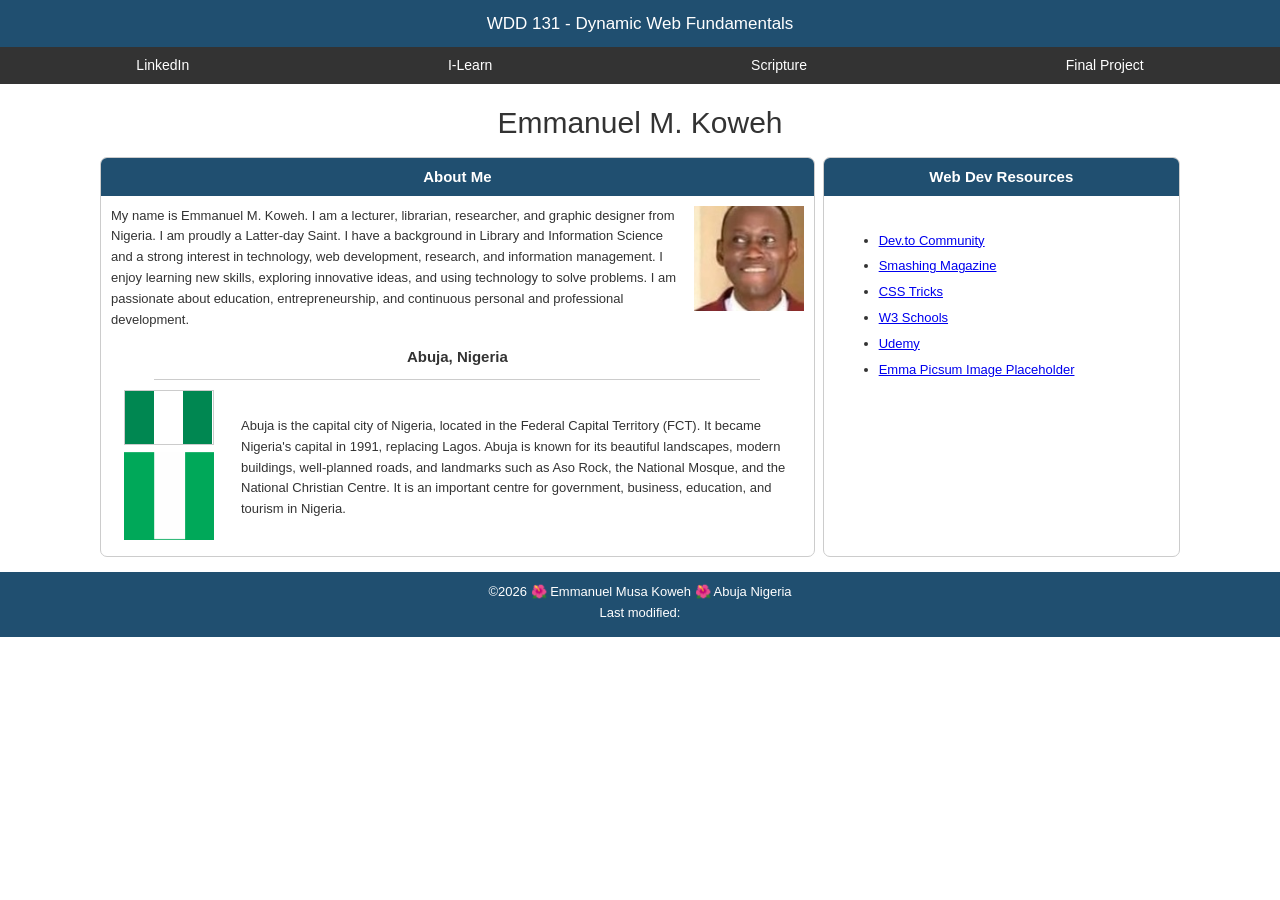
<file: index.html>
<!DOCTYPE html>
<html lang="en">
<head>
    <meta charset="UTF-8">
    <meta name="viewport" content="width=device-width, initial-scale=1.0">

    <title>WDD 131 - Dynamic Web Fundamentals</title>

    <meta name="description" content="Welcome to Emmanuel Koweh's WDD 131 website, where I share my learning journey in Dynamic Web Fundamentals.">

    <meta name="author" content="Emmanuel Koweh">

    <link rel="stylesheet" href="styles/base.css">

    <script src="scripts/getdates.js" defer></script>

    <link rel="preconnect" href="https://fonts.googleapis.com">
    <link rel="preconnect" href="https://fonts.gstatic.com" crossorigin>
    <link href="https://fonts.googleapis.com/css2?family=Roboto:wght@400;700&display=swap" rel="stylesheet">


</head>

<body>

    <header>
        <div class="course-title">
       <span id="course-title">WDD 131 - Dynamic Web Fundamentals</span>

        </div>

        <nav>
            <a href="https://www.linkedin.com/">LinkedIn</a>
            <a href="#">I-Learn</a>
            <a href="#">Scripture</a>
            <a href="#">Final Project</a>
        </nav>
    </header>

    <main>

    <h1>Emmanuel M. Koweh</h1>

    <div class="content-container">

        <!-- First Card -->
        <section class="card about-card">

            <h2>About Me</h2>

            <div class="about-content">

                <p>
                    My name is Emmanuel M. Koweh. I am a lecturer, librarian,
                    researcher, and graphic designer from Nigeria. I am proudly
                    a Latter-day Saint. I have a background in Library and
                    Information Science and a strong interest in technology,
                    web development, research, and information management.
                    I enjoy learning new skills, exploring innovative ideas,
                    and using technology to solve problems. I am passionate
                    about education, entrepreneurship, and continuous personal
                    and professional development.
                </p>

                <img src="images/myprofilepic.jpeg"
                     alt="Portrait of Emmanuel M. Koweh">

            </div>

            <h3>Abuja, Nigeria</h3>

            <hr>

            <div class="country-content">

                <figure>

                    <div class="Nigerian-flag">
                        <div class="green"></div>
                        <div class="white"></div>
                        <div class="green"></div>
                    </div>

                    <figcaption>
                        <img src="images/officialflagofnigeria.png"
                             alt="Flag of Nigeria">
                    </figcaption>

                </figure>

                <p>
                    Abuja is the capital city of Nigeria, located in the
                    Federal Capital Territory (FCT). It became Nigeria's
                    capital in 1991, replacing Lagos. Abuja is known for
                    its beautiful landscapes, modern buildings, well-planned
                    roads, and landmarks such as Aso Rock, the National Mosque,
                    and the National Christian Centre. It is an important
                    centre for government, business, education, and tourism
                    in Nigeria.
                </p>

            </div>

        </section>


        <section class="card resources-card">

            <h2>Web Dev Resources</h2>

            <ul>

                <li>
                    <a href="https://dev.to/">Dev.to Community</a>
                </li>

                <li>
                    <a href="https://www.smashingmagazine.com/">
                        Smashing Magazine
                    </a>
                </li>

                <li>
                    <a href="https://css-tricks.com/">CSS Tricks</a>
                </li>

                <li>
                    <a href="https://www.w3schools.com/">W3 Schools</a>
                </li>

                <li>
                    <a href="https://www.udemy.com/">Udemy</a>
                </li>

                <li>
                    <a href="https://picsum.photos/">
                        Emma Picsum Image Placeholder
                    </a>
                </li>

            </ul>

        </section>

    </div>

</main>

<footer>
    <p>©2026 🌺 <span>Emmanuel Musa Koweh</span> 🌺 Abuja Nigeria</p>

    <p>Last modified: <span id="lastModified"></span></p>
</footer>

<script src="scripts/getdates.js" defer></script>

</body>
</html>
</file>
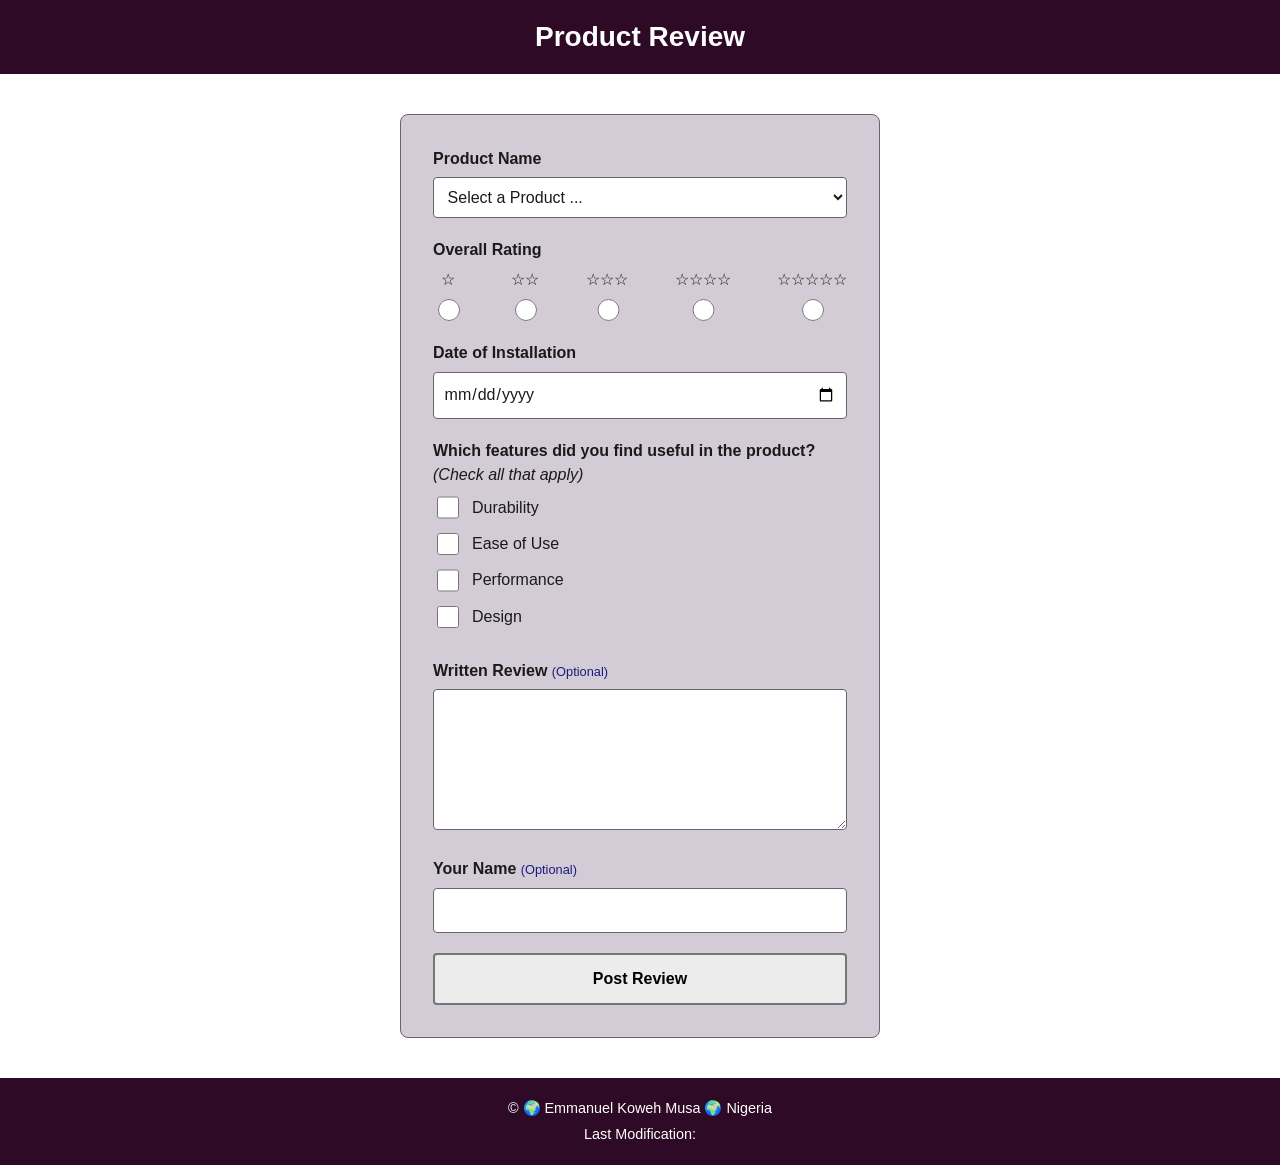
<file: form.html>
<!DOCTYPE html>
<html lang="en">
<head>
    <meta charset="UTF-8">
    <meta name="viewport" content="width=device-width, initial-scale=1.0">
    <meta name="description" content="Share your experience with a product by completing this short review form.">
    <meta name="author" content="Emmanuel Koweh Musa">
    <title>Product Review Form | WDD 131</title>
    <link rel="stylesheet" href="styles/form.css">
    <script src="scripts/form.js" defer></script>
</head>
<body>
    <header>
        <h1>Product Review</h1>
    </header>

    <main>
        <form action="review.html" method="get">

            <div class="field">
                <label for="productName">Product Name</label>
                <select id="productName" name="productName" required>
                    <option value="" disabled selected>Select a Product ...</option>
                </select>
            </div>

            <fieldset class="field">
                <legend>Overall Rating</legend>
                <div class="rating">
                    <div class="rating-option">
                        <label for="rating1"><span aria-hidden="true">&star;</span><span class="visually-hidden">1 star</span></label>
                        <input type="radio" id="rating1" name="rating" value="1" required>
                    </div>
                    <div class="rating-option">
                        <label for="rating2"><span aria-hidden="true">&star;&star;</span><span class="visually-hidden">2 stars</span></label>
                        <input type="radio" id="rating2" name="rating" value="2" required>
                    </div>
                    <div class="rating-option">
                        <label for="rating3"><span aria-hidden="true">&star;&star;&star;</span><span class="visually-hidden">3 stars</span></label>
                        <input type="radio" id="rating3" name="rating" value="3" required>
                    </div>
                    <div class="rating-option">
                        <label for="rating4"><span aria-hidden="true">&star;&star;&star;&star;</span><span class="visually-hidden">4 stars</span></label>
                        <input type="radio" id="rating4" name="rating" value="4" required>
                    </div>
                    <div class="rating-option">
                        <label for="rating5"><span aria-hidden="true">&star;&star;&star;&star;&star;</span><span class="visually-hidden">5 stars</span></label>
                        <input type="radio" id="rating5" name="rating" value="5" required>
                    </div>
                </div>
            </fieldset>

            <div class="field">
                <label for="installDate">Date of Installation</label>
                <input type="date" id="installDate" name="installDate" required>
            </div>

            <fieldset class="field">
                <legend>Which features did you find useful in the product? <em>(Check all that apply)</em></legend>
                <div class="checkbox-row">
                    <input type="checkbox" id="durability" name="features" value="durability">
                    <label for="durability">Durability</label>
                </div>
                <div class="checkbox-row">
                    <input type="checkbox" id="easeOfUse" name="features" value="ease of use">
                    <label for="easeOfUse">Ease of Use</label>
                </div>
                <div class="checkbox-row">
                    <input type="checkbox" id="performance" name="features" value="performance">
                    <label for="performance">Performance</label>
                </div>
                <div class="checkbox-row">
                    <input type="checkbox" id="design" name="features" value="design">
                    <label for="design">Design</label>
                </div>
            </fieldset>

            <div class="field">
                <label for="writtenReview">Written Review <span class="optional">(Optional)</span></label>
                <textarea id="writtenReview" name="writtenReview" rows="5"></textarea>
            </div>

            <div class="field">
                <label for="userName">Your Name <span class="optional">(Optional)</span></label>
                <input type="text" id="userName" name="userName" autocomplete="name">
            </div>

            <input type="submit" value="Post Review">
        </form>
    </main>

   <footer>
        <p>&copy;<span id="currentyear"></span> 🌍 Emmanuel Koweh Musa 🌍 Nigeria</p>
        <p>Last Modification: <span id="lastModified"></span></p>
    </footer>
</body>
</html>
</file>
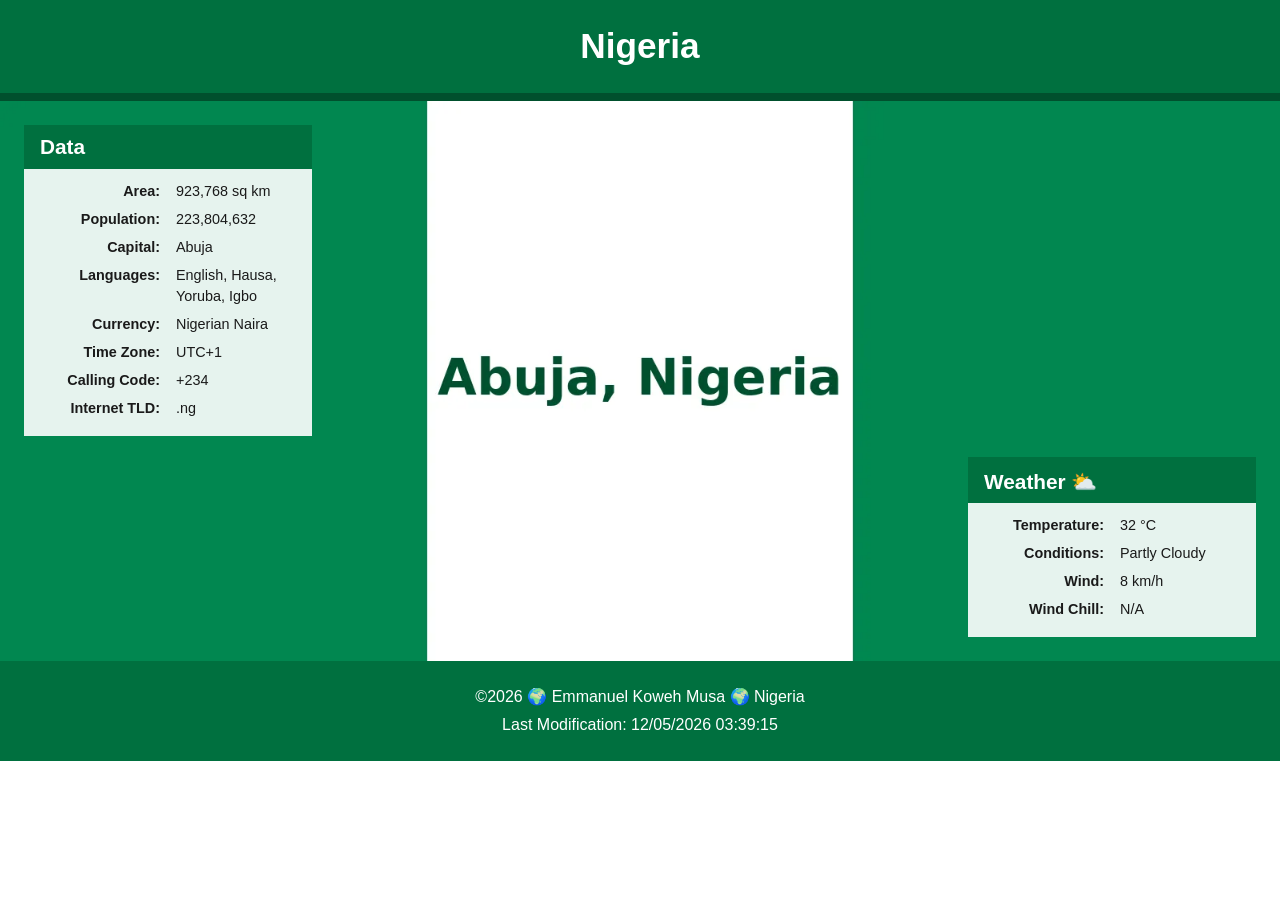
<file: place.html>
<!DOCTYPE html>
<html lang="en">
<head>
    <meta charset="UTF-8">
    <meta name="viewport" content="width=device-width, initial-scale=1">
    <meta name="author" content="Emmanuel Koweh Musa">
    <meta name="description" content="Quick facts and current weather for Nigeria, the most populous country in Africa.">
    <title>Nigeria | WDD 131</title>
    <link rel="stylesheet" href="styles/place.css">
    <script src="scripts/place.js" defer></script>
</head>
<body>
    <header>
        <h1>Nigeria</h1>
    </header>

    <main>
        <picture class="hero">
            <source media="(min-width: 800px)" srcset="images/abujagate-large.webp" type="image/webp">
            <img src="images/abujagate-small.webp" alt="Aerial view of the Lagos skyline at sunset" width="640" height="960">
        </picture>

        <section class="data">
            <h2>Data</h2>
            <dl>
                <dt>Area:</dt>
                <dd>923,768 sq km</dd>
                <dt>Population:</dt>
                <dd>223,804,632</dd>
                <dt>Capital:</dt>
                <dd>Abuja</dd>
                <dt>Languages:</dt>
                <dd>English, Hausa, Yoruba, Igbo</dd>
                <dt>Currency:</dt>
                <dd>Nigerian Naira</dd>
                <dt>Time Zone:</dt>
                <dd>UTC+1</dd>
                <dt>Calling Code:</dt>
                <dd>+234</dd>
                <dt>Internet TLD:</dt>
                <dd>.ng</dd>
            </dl>
        </section>

        <section class="weather">
            <h2>Weather</h2>
            <img src="images/weather-icon.svg" alt="Partly cloudy" width="80" height="80" class="weather-icon">
            <dl>
                <dt>Temperature:</dt>
                <dd><span id="temperature">32</span> °C</dd>
                <dt>Conditions:</dt>
                <dd>Partly Cloudy</dd>
                <dt>Wind:</dt>
                <dd><span id="wind-speed">8</span> km/h</dd>
                <dt>Wind Chill:</dt>
                <dd id="wind-chill">N/A</dd>
            </dl>
        </section>
    </main>

    <footer>
        <p>&copy;<span id="currentyear"></span> 🌍 Emmanuel Koweh Musa 🌍 Nigeria</p>
        <p>Last Modification: <span id="lastModified"></span></p>
    </footer>
</body>
</html>
</file>
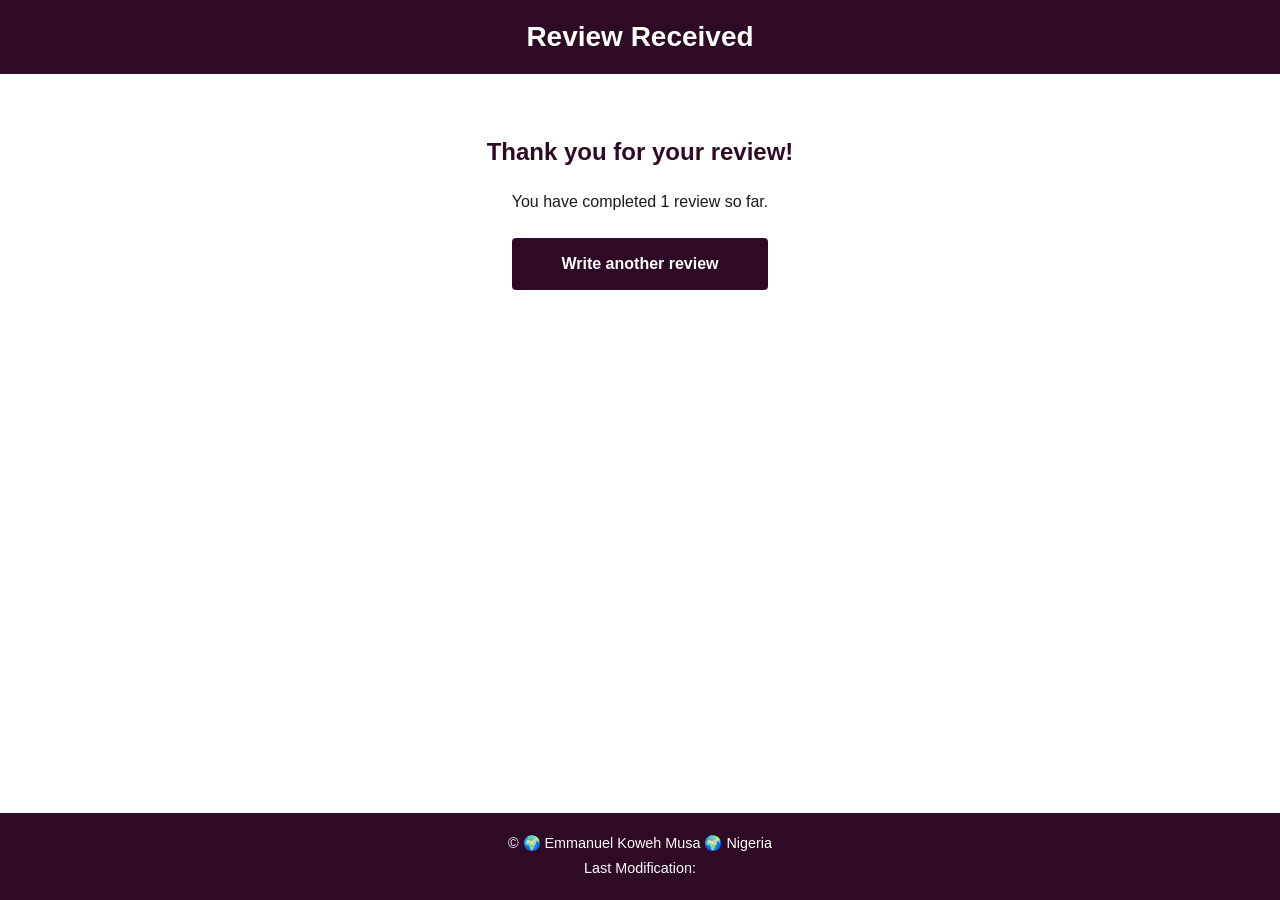
<file: review.html>
<!DOCTYPE html>
<html lang="en">
<head>
    <meta charset="UTF-8">
    <meta name="viewport" content="width=device-width, initial-scale=1.0">
    <meta name="description" content="Confirmation that your product review was received.">
    <meta name="author" content="Emmanuel Koweh Musa">
    <meta name="theme-color" content="#14532d">
    <title>Review Received | WDD 131</title>
    <link rel="stylesheet" href="styles/form.css">
    <script src="scripts/review.js" defer></script>
</head>
<body>
    <header>
        <h1>Review Received</h1>
    </header>

    <main class="confirmation">
        <h2 id="thanks">Thank you for your review!</h2>
        <p id="counter"></p>
        <a class="button-link" href="form.html">Write another review</a>
    </main>

    <footer>
        <p>&copy;<span id="currentyear"></span> 🌍 Emmanuel Koweh Musa 🌍 Nigeria</p>
        <p>Last Modification: <span id="lastModified"></span></p>
    </footer>
</body>
</html>
</file>
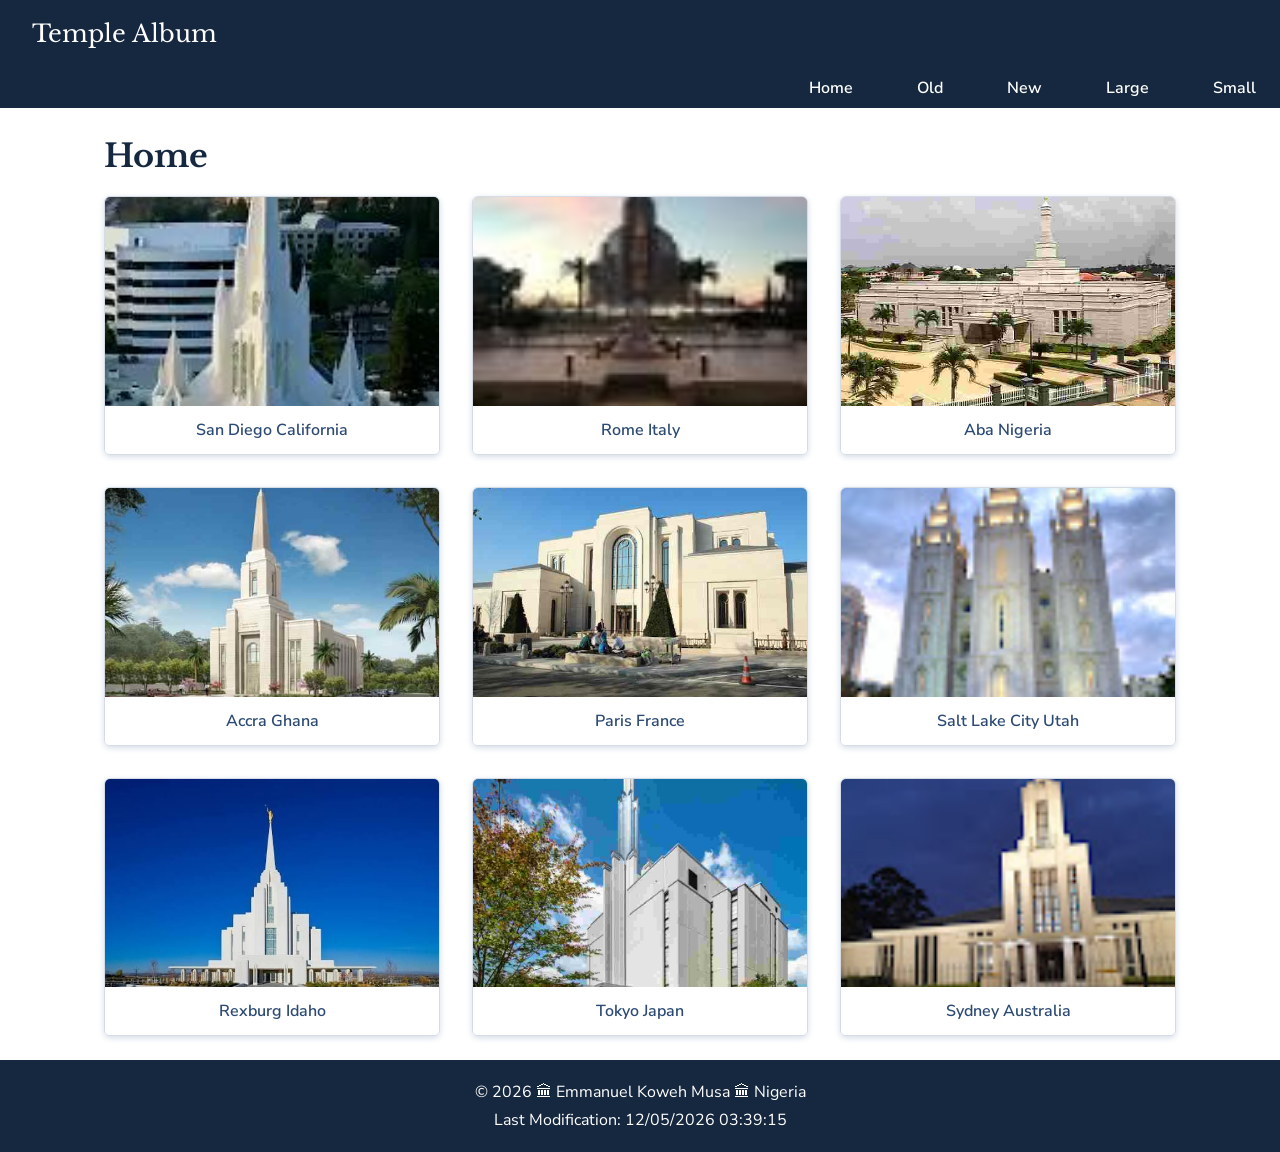
<file: temples.html>
<!DOCTYPE html>
<html lang="en">
<head>
  <meta charset="UTF-8">
  <meta name="viewport" content="width=device-width, initial-scale=1.0">
  <meta name="author" content="Emmanuel Koweh Musa">
  <meta name="description" content="A responsive picture album of temples from around the world, including San Diego, Rome, Accra, Paris, Tokyo and Sydney.">
  <title>Temple Album | WDD 131</title>

  <link rel="preconnect" href="https://fonts.googleapis.com">
  <link rel="preconnect" href="https://fonts.gstatic.com" crossorigin>
  <link href="https://fonts.googleapis.com/css2?family=Libre+Baskerville:wght@700&family=Nunito+Sans:wght@400;600;700&display=swap" rel="stylesheet">

  <link rel="stylesheet" href="styles/temples.css">
  <link rel="stylesheet" href="styles/temples-large.css">

  <script src="scripts/temples.js" defer></script>
</head>
<body>

  <header>
    <p class="site-title">Temple Album</p>
    <button id="menu" type="button" aria-label="Toggle navigation menu" aria-expanded="false" aria-controls="site-nav">&#9776;</button>
  </header>

  <nav id="site-nav" aria-label="Main navigation">
    <a href="#">Home</a>
    <a href="#">Old</a>
    <a href="#">New</a>
    <a href="#">Large</a>
    <a href="#">Small</a>
  </nav>

  <main>
    <h1>Home</h1>

    <section class="gallery">
      <figure>
        <img src="images/sandiegocalifoniatemple.jpg" alt="San Diego California Temple with tall white spires" width="400" height="250" loading="lazy">
        <figcaption>San Diego California</figcaption>
      </figure>

      <figure>
        <img src="images/italyrometemple.jpg" alt="Rome Italy Temple at dusk" width="400" height="250" loading="lazy">
        <figcaption>Rome Italy</figcaption>
      </figure>

      <figure>
        <img src="images/abanigeriantemple.jpg" alt="Aba Nigeria Temple surrounded by palm trees" width="400" height="250" loading="lazy">
        <figcaption>Aba Nigeria</figcaption>
      </figure>

      <figure>
        <img src="images/ghanaaccratemple.jpg" alt="Accra Ghana Temple under a blue sky" width="400" height="250" loading="lazy">
        <figcaption>Accra Ghana</figcaption>
      </figure>

      <figure>
        <img src="images/paristemple.jpg" alt="Paris France Temple" width="400" height="250" loading="lazy">
        <figcaption>Paris France</figcaption>
      </figure>

      <figure>
        <img src="images/templesaltlakecityutah.jpg" alt="Salt Lake City Utah Temple" width="400" height="250" loading="lazy">
        <figcaption>Salt Lake City Utah</figcaption>
      </figure>

      <figure>
        <img src="images/rexburgidaho.jpg" alt="Rexburg Idaho Temple" width="400" height="250" loading="lazy">
        <figcaption>Rexburg Idaho</figcaption>
      </figure>

      <figure>
        <img src="images/tokyojapantemple.jpg" alt="Tokyo Japan Temple" width="400" height="250" loading="lazy">
        <figcaption>Tokyo Japan</figcaption>
      </figure>

      <figure>
        <img src="images/templeinaustrala.jpg" alt="Sydney Australia Temple" width="400" height="250" loading="lazy">
        <figcaption>Sydney Australia</figcaption>
      </figure>
    </section>
  </main>

  <footer>
    <p>&copy; <span id="currentyear"></span> &#127963; Emmanuel Koweh Musa &#127963; Nigeria</p>
    <p>Last Modification: <span id="lastModified"></span></p>
  </footer>

</body>
</html>
</file>
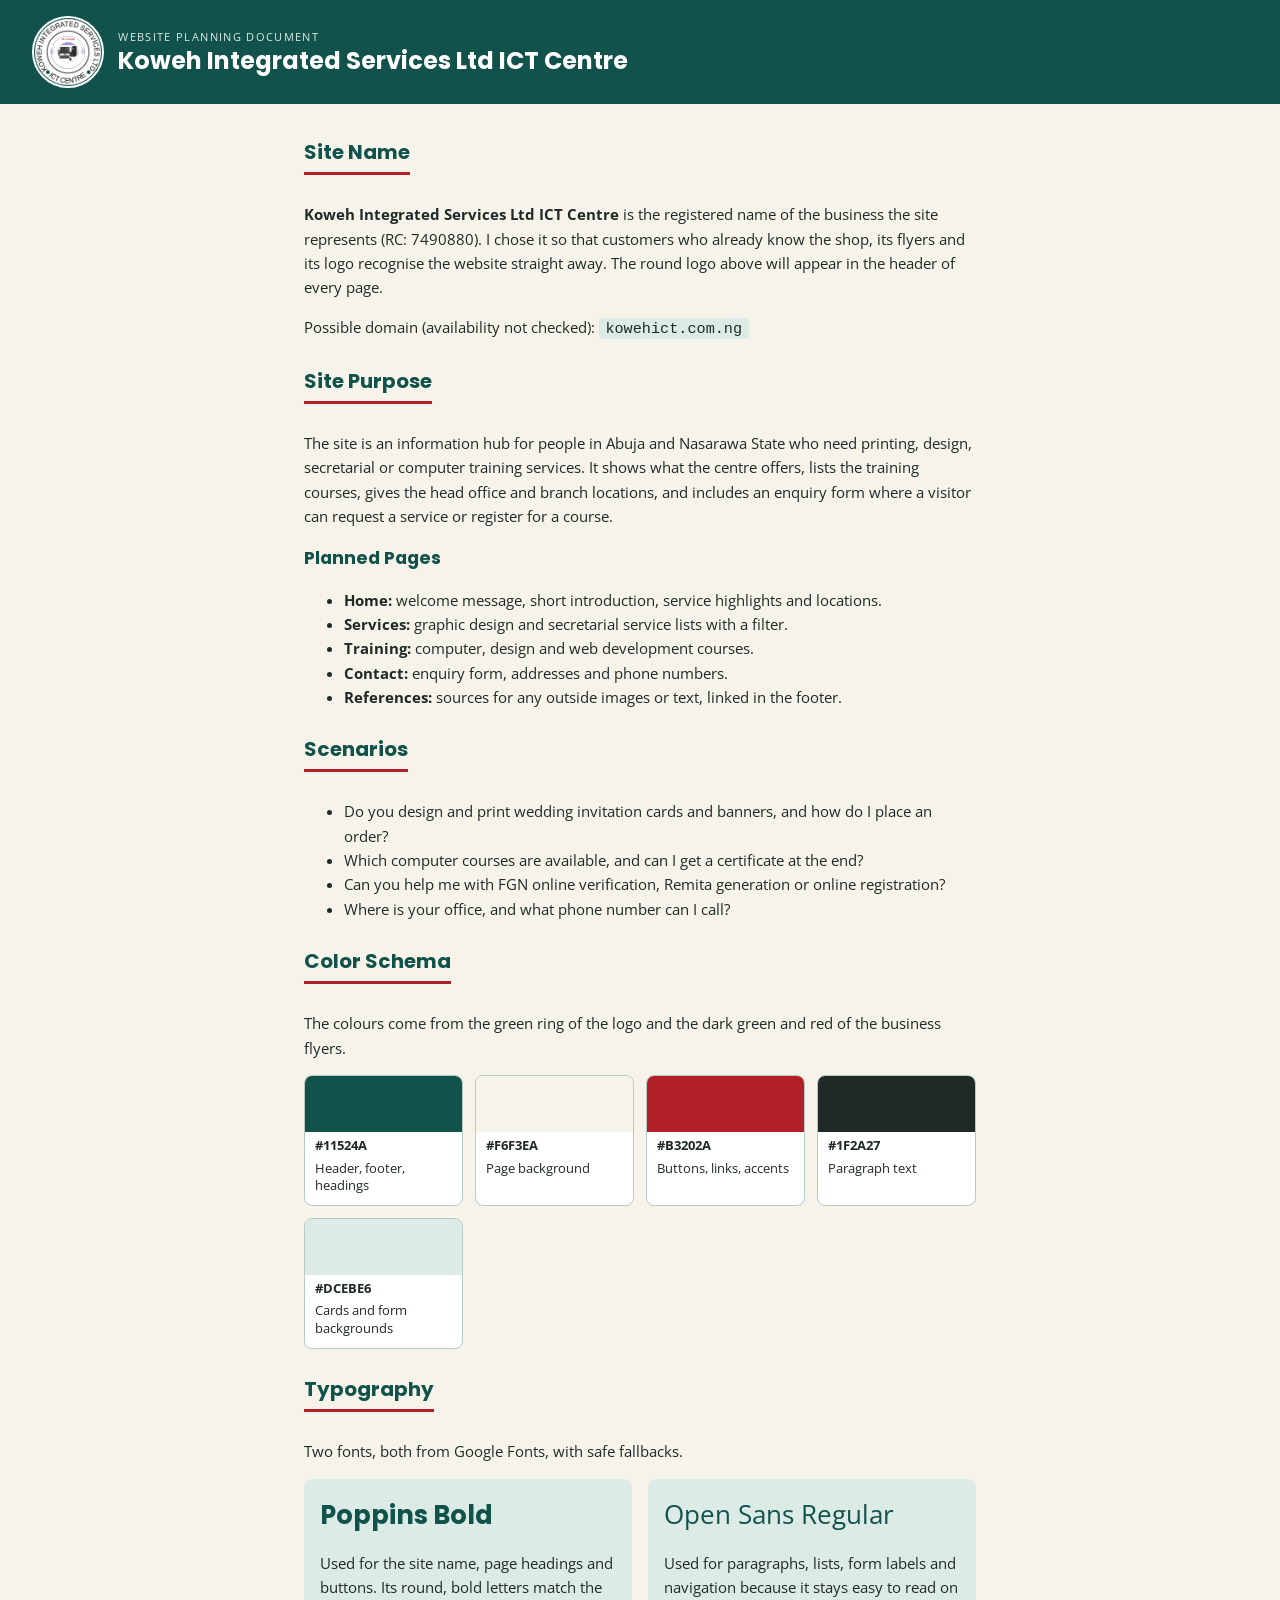
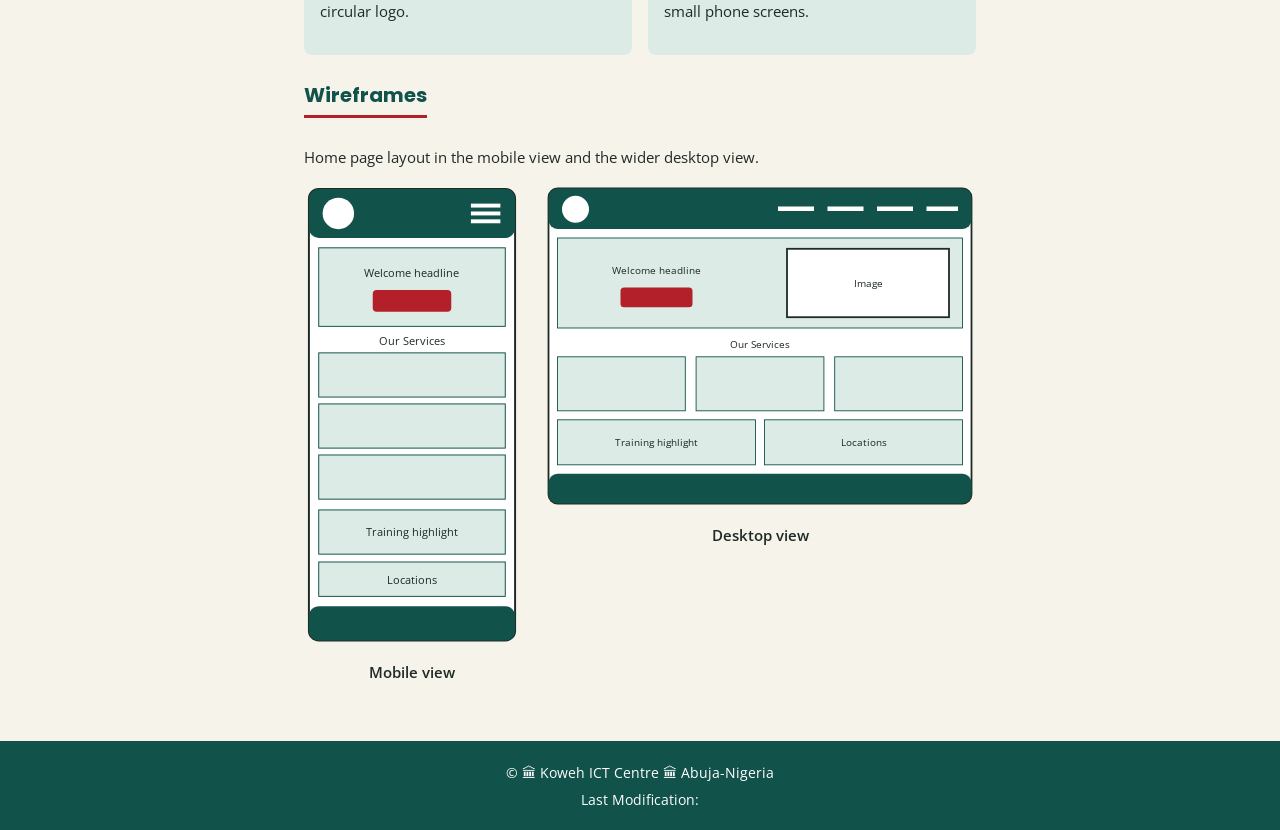
<file: project/siteplan.html>
<!DOCTYPE html>
<html lang="en">
<head>
    <meta charset="UTF-8">
    <meta name="viewport" content="width=device-width, initial-scale=1.0">
    <meta name="description" content="Website planning document for the Koweh Integrated Services Ltd ICT Centre website: name, purpose, scenarios, colour schema, typography and wireframes.">
    <meta name="author" content="Emmanuel Koweh Musa">
    <title>Koweh ICT Centre | Website Planning Document</title>
    <link rel="preconnect" href="https://fonts.googleapis.com">
    <link rel="preconnect" href="https://fonts.gstatic.com" crossorigin>
    <link rel="stylesheet" href="https://fonts.googleapis.com/css2?family=Open+Sans:wght@400;600&family=Poppins:wght@600;700&display=swap">
    <link rel="stylesheet" href="styles/siteplan.css">
    <script src="scripts/siteplan.js" defer></script>
</head>
<body>
    <header>
        <img src="images/koweh-logo.webp" alt="Koweh Integrated Services Ltd ICT Centre round logo showing a desktop computer" width="120" height="120">
        <div>
            <p class="eyebrow">Website Planning Document</p>
            <h1>Koweh Integrated Services Ltd ICT Centre</h1>
        </div>
    </header>

    <main>
        <section>
            <h2>Site Name</h2>
            <p><strong>Koweh Integrated Services Ltd ICT Centre</strong> is the registered name of the business the site represents (RC: 7490880). I chose it so that customers who already know the shop, its flyers and its logo recognise the website straight away. The round logo above will appear in the header of every page.</p>
            <p>Possible domain (availability not checked): <code>kowehict.com.ng</code></p>
        </section>

        <section>
            <h2>Site Purpose</h2>
            <p>The site is an information hub for people in Abuja and Nasarawa State who need printing, design, secretarial or computer training services. It shows what the centre offers, lists the training courses, gives the head office and branch locations, and includes an enquiry form where a visitor can request a service or register for a course.</p>
            <h3>Planned Pages</h3>
            <ul>
                <li><strong>Home:</strong> welcome message, short introduction, service highlights and locations.</li>
                <li><strong>Services:</strong> graphic design and secretarial service lists with a filter.</li>
                <li><strong>Training:</strong> computer, design and web development courses.</li>
                <li><strong>Contact:</strong> enquiry form, addresses and phone numbers.</li>
                <li><strong>References:</strong> sources for any outside images or text, linked in the footer.</li>
            </ul>
        </section>

        <section>
            <h2>Scenarios</h2>
            <ul>
                <li>Do you design and print wedding invitation cards and banners, and how do I place an order?</li>
                <li>Which computer courses are available, and can I get a certificate at the end?</li>
                <li>Can you help me with FGN online verification, Remita generation or online registration?</li>
                <li>Where is your office, and what phone number can I call?</li>
            </ul>
        </section>

        <section>
            <h2>Color Schema</h2>
            <p>The colours come from the green ring of the logo and the dark green and red of the business flyers.</p>
            <ul class="swatches">
                <li>
                    <div class="swatch swatch-green"></div>
                    <p><strong>#11524A</strong></p>
                    <p>Header, footer, headings</p>
                </li>
                <li>
                    <div class="swatch swatch-cream"></div>
                    <p><strong>#F6F3EA</strong></p>
                    <p>Page background</p>
                </li>
                <li>
                    <div class="swatch swatch-red"></div>
                    <p><strong>#B3202A</strong></p>
                    <p>Buttons, links, accents</p>
                </li>
                <li>
                    <div class="swatch swatch-ink"></div>
                    <p><strong>#1F2A27</strong></p>
                    <p>Paragraph text</p>
                </li>
                <li>
                    <div class="swatch swatch-mint"></div>
                    <p><strong>#DCEBE6</strong></p>
                    <p>Cards and form backgrounds</p>
                </li>
            </ul>
        </section>

        <section>
            <h2>Typography</h2>
            <p>Two fonts, both from Google Fonts, with safe fallbacks.</p>
            <div class="font-samples">
                <div>
                    <p class="sample-heading">Poppins Bold</p>
                    <p>Used for the site name, page headings and buttons. Its round, bold letters match the circular logo.</p>
                </div>
                <div>
                    <p class="sample-body">Open Sans Regular</p>
                    <p>Used for paragraphs, lists, form labels and navigation because it stays easy to read on small phone screens.</p>
                </div>
            </div>
        </section>

        <section>
            <h2>Wireframes</h2>
            <p>Home page layout in the mobile view and the wider desktop view.</p>
            <div class="wireframes">
                <figure>
                    <svg viewBox="0 0 220 470" role="img" aria-labelledby="mobile-title mobile-desc">
                        <title id="mobile-title">Mobile home page wireframe</title>
                        <desc id="mobile-desc">One column layout: header with logo and menu button, hero with call to action, three stacked service cards, a training band, locations and a footer.</desc>
                        <rect class="wf-frame" x="5" y="5" width="210" height="460" rx="10"/>
                        <rect class="wf-bar" x="5" y="5" width="210" height="50" rx="10"/>
                        <circle class="wf-light" cx="35" cy="30" r="16"/>
                        <rect class="wf-light" x="170" y="20" width="30" height="4"/>
                        <rect class="wf-light" x="170" y="28" width="30" height="4"/>
                        <rect class="wf-light" x="170" y="36" width="30" height="4"/>
                        <rect class="wf-block" x="15" y="65" width="190" height="80"/>
                        <text class="wf-text" x="110" y="95" text-anchor="middle">Welcome headline</text>
                        <rect class="wf-accent" x="70" y="108" width="80" height="22" rx="4"/>
                        <text class="wf-text" x="110" y="164" text-anchor="middle">Our Services</text>
                        <rect class="wf-block" x="15" y="172" width="190" height="45"/>
                        <rect class="wf-block" x="15" y="224" width="190" height="45"/>
                        <rect class="wf-block" x="15" y="276" width="190" height="45"/>
                        <rect class="wf-block" x="15" y="332" width="190" height="45"/>
                        <text class="wf-text" x="110" y="359" text-anchor="middle">Training highlight</text>
                        <rect class="wf-block" x="15" y="385" width="190" height="35"/>
                        <text class="wf-text" x="110" y="407" text-anchor="middle">Locations</text>
                        <rect class="wf-bar" x="5" y="430" width="210" height="35" rx="10"/>
                    </svg>
                    <figcaption>Mobile view</figcaption>
                </figure>

                <figure>
                    <svg viewBox="0 0 480 360" role="img" aria-labelledby="desktop-title desktop-desc">
                        <title id="desktop-title">Desktop home page wireframe</title>
                        <desc id="desktop-desc">Wide layout: header with logo and navigation links, hero with text beside an image, a row of three service cards, training and locations side by side, and a footer.</desc>
                        <rect class="wf-frame" x="5" y="5" width="470" height="350" rx="10"/>
                        <rect class="wf-bar" x="5" y="5" width="470" height="45" rx="10"/>
                        <circle class="wf-light" cx="35" cy="28" r="15"/>
                        <rect class="wf-light" x="260" y="25" width="40" height="5"/>
                        <rect class="wf-light" x="315" y="25" width="40" height="5"/>
                        <rect class="wf-light" x="370" y="25" width="40" height="5"/>
                        <rect class="wf-light" x="425" y="25" width="35" height="5"/>
                        <rect class="wf-block" x="15" y="60" width="450" height="100"/>
                        <text class="wf-text" x="125" y="100" text-anchor="middle">Welcome headline</text>
                        <rect class="wf-accent" x="85" y="115" width="80" height="22" rx="4"/>
                        <rect class="wf-frame" x="270" y="72" width="180" height="76"/>
                        <text class="wf-text" x="360" y="114" text-anchor="middle">Image</text>
                        <text class="wf-text" x="240" y="182" text-anchor="middle">Our Services</text>
                        <rect class="wf-block" x="15" y="192" width="142" height="60"/>
                        <rect class="wf-block" x="169" y="192" width="142" height="60"/>
                        <rect class="wf-block" x="323" y="192" width="142" height="60"/>
                        <rect class="wf-block" x="15" y="262" width="220" height="50"/>
                        <text class="wf-text" x="125" y="291" text-anchor="middle">Training highlight</text>
                        <rect class="wf-block" x="245" y="262" width="220" height="50"/>
                        <text class="wf-text" x="355" y="291" text-anchor="middle">Locations</text>
                        <rect class="wf-bar" x="5" y="322" width="470" height="33" rx="10"/>
                    </svg>
                    <figcaption>Desktop view</figcaption>
                </figure>
            </div>
        </section>
    </main>

   <footer>
    <p>&copy; <span id="currentyear"></span> &#127963; Koweh ICT Centre &#127963; Abuja-Nigeria</p>
    <p>Last Modification: <span id="lastModified"></span></p>
  </footer
</body>
</html>
</file>
<file: styles/base.css>
/* GENERAL RESET */
* {
    margin: 0;
    padding: 0;
    box-sizing: border-box;
}

/* BODY */
body {
    font-family: Arial, Helvetica, sans-serif;
    font-size: 14px;
    color: #333;
    line-height: 1.6;
}

/* HEADER */
header {
    width: 100%;
}

.course-title {
    background-color: #204f70;
    color: white;
    text-align: center;
    padding: 10px;
    font-size: 17px;
}

/* NAVIGATION */
nav {
    background-color: #333;
    display: flex;
    justify-content: space-around;
    align-items: center;
    padding: 7px;
}

nav a {
    color: white;
    text-decoration: none;
    font-size: 14px;
}

nav a:hover {
    color: #62b6cb;
    text-decoration: underline;
}

/* MAIN */
main {
    max-width: 1100px;
    margin: 15px auto;
    padding: 0 10px;
}

h1 {
    text-align: center;
    font-size: 30px;
    font-weight: normal;
    margin-bottom: 10px;
    color: #333;
}

/* CONTENT LAYOUT */
.content-container {
    display: grid;
    grid-template-columns: 2fr 1fr;
    gap: 8px;
}

/* REQUIRED CARD CLASS */
.card {
    border: 1px solid #ccc;
    border-radius: 7px;
    overflow: hidden;
    background-color: white;
}

/* CARD HEADINGS */
.about-card h2,
.resources-card h2 {
    background-color: #204f70;
    color: white;
    text-align: center;
    font-size: 15px;
    padding: 7px;
}

/* ABOUT SECTION */
.about-content {
    display: flex;
    gap: 15px;
    padding: 10px;
    align-items: flex-start;
}

.about-content p {
    flex: 1;
    font-size: 13px;
}

.about-content img {
    width: 110px;
    height: 105px;
    object-fit: cover;
}

/* COUNTRY HEADING */
.about-card h3 {
    text-align: center;
    margin: 5px 0 10px;
    font-size: 15px;
}

hr {
    width: 85%;
    margin: auto;
    border: none;
    border-top: 1px solid #ccc;
}

/* COUNTRY CONTENT */
.country-content {
    display: flex;
    align-items: center;
    gap: 15px;
    padding: 10px;
}

.country-content p {
    flex: 1;
    font-size: 13px;
}

/* FIGURE */
figure {
    width: 115px;
    text-align: center;
    flex-shrink: 0;
}

/* NIGERIAN FLAG */
.Nigerian-flag {
    width: 90px;
    height: 55px;
    border: 1px solid #ccc;
    margin: auto;
    display: flex;
}

.Nigerian-flag .green {
    background-color: #008751;
    width: 33.33%;
}

.Nigerian-flag .white {
    background-color: white;
    width: 33.33%;
}

figcaption {
    font-size: 11px;
    font-style: italic;
    margin-top: 7px;
}

figcaption img {
    width: 90px;
    height: auto;
}

/* RESOURCES SECTION */
.resources-card ul {
    padding: 35px 25px 20px 55px;
}

.resources-card li {
    font-size: 13px;
    margin-bottom: 5px;
}

.resources-card a {
    color: #0000ee;
}

.resources-card a:hover {
    color: #204f70;
}

/* FOOTER */
footer {
    background-color: #204f70;
    color: white;
    text-align: center;
    padding: 10px;
    margin-top: 10px;
    min-height: 65px;
}

footer p {
    font-size: 13px;
}

.last-modified {
    color: #ffff00;
    font-size: 10px;
}

/* MOBILE RESPONSIVENESS */
@media screen and (max-width: 600px) {

    nav {
        flex-direction: column;
        gap: 8px;
    }

    .content-container {
        grid-template-columns: 1fr;
    }

    .about-content {
        flex-direction: column;
        align-items: center;
    }

    .about-content img {
        width: 140px;
        height: 140px;
    }

    .country-content {
        flex-direction: column;
    }

    h1 {
        font-size: 24px;
    }

}
</file>
<file: styles/form.css>
:root {
  --brand-dark: #2e0a26;
  --brand-light: #d3ccd6;
  --surface: #ffffff;
  --text: #1a1a1a;
  --border: #6b6270;
  --accent: #f5b301;
  --optional: #1b1b7a;
  --heading-font: "Trebuchet MS", "Segoe UI", sans-serif;
  --body-font: "Segoe UI", Arial, sans-serif;
}

* {
  box-sizing: border-box;
}

body {
  margin: 0;
  min-height: 100vh;
  display: flex;
  flex-direction: column;
  font-family: var(--body-font);
  font-size: 1rem;
  line-height: 1.5;
  color: var(--text);
  background-color: var(--surface);
}

header,
footer {
  background-color: var(--brand-dark);
  color: var(--surface);
  text-align: center;
  padding: 1rem;
}

header h1 {
  margin: 0;
  font-family: var(--heading-font);
  font-size: 1.75rem;
}

footer p {
  margin: 0.25rem 0;
  font-size: 0.9rem;
}

main {
  flex: 1;
  width: 100%;
  max-width: 32rem;
  margin: 1.5rem auto;
  padding: 0 1rem;
}

form {
  background-color: var(--brand-light);
  border: 1px solid var(--border);
  border-radius: 0.5rem;
  padding: 1.25rem;
}

.field {
  margin: 0 0 1.25rem;
}

fieldset {
  border: 0;
  padding: 0;
  min-width: 0;
}

label,
legend {
  display: block;
  font-weight: 700;
  margin-bottom: 0.4rem;
  padding: 0;
}

legend em {
  font-weight: 400;
}

.optional {
  font-size: 0.8rem;
  font-weight: 400;
  color: var(--optional);
}

select,
input[type="date"],
input[type="text"],
textarea {
  width: 100%;
  font: inherit;
  padding: 0.6rem;
  border: 1px solid var(--border);
  border-radius: 0.25rem;
  background-color: var(--surface);
  color: var(--text);
}

textarea {
  resize: vertical;
}

.rating {
  display: flex;
  justify-content: space-between;
  gap: 0.25rem;
}

.rating-option {
  display: flex;
  flex-direction: column;
  align-items: center;
}

.rating-option label {
  font-weight: 400;
  font-size: 0.85rem;
  margin-bottom: 0.25rem;
}

.rating-option input,
.checkbox-row input {
  width: 1.4rem;
  height: 1.4rem;
  accent-color: var(--brand-dark);
}

.checkbox-row {
  display: flex;
  align-items: center;
  gap: 0.6rem;
  margin-bottom: 0.5rem;
}

.checkbox-row label {
  font-weight: 400;
  margin: 0;
}

input[type="submit"] {
  display: block;
  width: 100%;
  padding: 0.75rem;
  font: inherit;
  font-weight: 700;
  color: #000;
  background-color: #ececec;
  border: 2px solid #767676;
  border-radius: 0.25rem;
  cursor: pointer;
}

input[type="submit"]:hover {
  background-color: #fff;
}

.button-link {
  display: block;
  width: 100%;
  padding: 0.75rem;
  font: inherit;
  font-weight: 700;
  text-align: center;
  text-decoration: none;
  color: var(--surface);
  background-color: var(--brand-dark);
  border: 2px solid var(--brand-dark);
  border-radius: 0.25rem;
}

.button-link:hover {
  background-color: var(--surface);
  color: var(--brand-dark);
}

select:focus-visible,
input:focus-visible,
textarea:focus-visible,
.button-link:focus-visible {
  outline: 3px solid var(--accent);
  outline-offset: 2px;
}

.visually-hidden {
  position: absolute;
  width: 1px;
  height: 1px;
  margin: -1px;
  padding: 0;
  overflow: hidden;
  clip: rect(0, 0, 0, 0);
  white-space: nowrap;
  border: 0;
}

.confirmation {
  text-align: center;
}

.confirmation h2 {
  font-family: var(--heading-font);
  color: var(--brand-dark);
}

.confirmation .button-link {
  max-width: 16rem;
  margin: 1.5rem auto 0;
}

@media (max-width: 360px) {
  .rating-option label {
    font-size: 0.7rem;
  }
}

@media (min-width: 700px) {
  main {
    margin: 2.5rem auto;
  }

  form {
    padding: 2rem;
  }

  .rating-option label {
    font-size: 1rem;
  }
}
</file>
<file: styles/place.css>
:root {
    --green: #00703f;
    --green-dark: #00502d;
    --white: #ffffff;
    --ink: #1a1a1a;
    --card-bg: rgba(255, 255, 255, 0.9);
    --font-main: "Segoe UI", "Helvetica Neue", Arial, sans-serif;
}

* {
    box-sizing: border-box;
}

body {
    margin: 0;
    font-family: var(--font-main);
    color: var(--ink);
    background-color: var(--white);
    line-height: 1.5;
}

/* ---------- Mobile first ---------- */
header {
    background-color: var(--green);
    color: var(--white);
    text-align: center;
    padding: 1.25rem 1rem;
    border-bottom: 0.5rem solid var(--green-dark);
}

h1 {
    margin: 0;
    font-size: 2.2rem;
}

.hero,
.hero img {
    display: block;
    width: 100%;
    height: auto;
}

section {
    padding: 1.5rem 1rem;
    text-align: center;
}

section h2 {
    margin: 0 0 1rem;
    font-size: 1.8rem;
}

.weather {
    border-top: 2px solid var(--green);
}

dl {
    display: grid;
    grid-template-columns: 1fr 1fr;
    gap: 0.4rem 1rem;
    max-width: 24rem;
    margin: 0 auto;
}

dt {
    font-weight: 700;
    text-align: right;
}

dd {
    margin: 0;
    text-align: left;
}

.weather-icon {
    display: block;
    margin: 0 auto 1rem;
}

footer {
    background-color: var(--green);
    color: var(--white);
    text-align: center;
    padding: 1.25rem 1rem;
}

footer p {
    margin: 0.25rem 0;
}

/* ---------- Wider view ---------- */
@media (min-width: 800px) {
    main {
        position: relative;
        height: 560px;
    }

    .hero {
        height: 100%;
    }

    .hero img {
        height: 100%;
        object-fit: cover;
    }

    section {
        position: absolute;
        width: 18rem;
        padding: 0 0 1rem;
        background-color: var(--card-bg);
        border-top: none;
    }

    section h2 {
        margin: 0 0 0.75rem;
        padding: 0.4rem 1rem;
        background-color: var(--green);
        color: var(--white);
        font-size: 1.3rem;
        text-align: left;
    }

    .data {
        top: 1.5rem;
        left: 1.5rem;
    }

    .weather {
        right: 1.5rem;
        bottom: 1.5rem;
    }

    dl {
        font-size: 0.9rem;
        max-width: none;
        padding: 0 0.75rem;
    }

    /* Weather icon after the heading (large view) uses a pseudo-element */
    .weather h2::after {
        content: " ⛅";
    }

    .weather-icon {
        display: none;
    }
}
</file>
<file: styles/temples.css>
/* temples.css - base styles (mobile first) */

:root {
  --night: #16283f;
  --night-hover: #2c4a73;
  --gold: #e8c46a;
  --white: #ffffff;
  --ink: #1b2430;
  --line: #d5dce6;
  --heading-font: "Libre Baskerville", Georgia, serif;
  --body-font: "Nunito Sans", Arial, sans-serif;
}

* {
  box-sizing: border-box;
}

body {
  margin: 0;
  font-family: var(--body-font);
  font-size: 1rem;
  line-height: 1.5;
  color: var(--ink);
  background-color: var(--white);
}

/* ----- Header ----- */
header {
  display: flex;
  justify-content: space-between;
  align-items: center;
  padding: 1rem;
  color: var(--white);
  background-color: var(--night);
}

.site-title {
  margin: 0;
  font-family: var(--heading-font);
  font-size: 1.5rem;
}

#menu {
  padding: 0.25rem 0.75rem;
  border: 0;
  font-size: 1.75rem;
  line-height: 1;
  color: var(--white);
  background-color: var(--night);
  cursor: pointer;
}

#menu:focus-visible,
nav a:focus-visible {
  outline: 3px solid var(--gold);
  outline-offset: 2px;
}

/* ----- Navigation: hidden on mobile until the menu button adds .open ----- */
nav {
  display: none;
  flex-direction: column;
  background-color: var(--night);
}

nav.open {
  display: flex;
}

nav a {
  padding: 0.9rem 1rem;
  border-top: 1px solid var(--night-hover);
  font-weight: 600;
  text-decoration: none;
  color: var(--white);
}

nav a:hover {
  color: var(--gold);
  background-color: var(--night-hover);
}

/* ----- Main content ----- */
main {
  max-width: 100%;
  margin: 0 auto;
  padding: 1rem;
}

h1 {
  margin: 0 0 1rem;
  font-family: var(--heading-font);
  font-size: 2rem;
  color: var(--night);
}

/* ----- Gallery: ONE column on mobile ----- */
.gallery {
  display: grid;
  grid-template-columns: 1fr;
  gap: 1.5rem;
}

figure {
  margin: 0;
  overflow: hidden;
  border: 1px solid var(--line);
  border-radius: 6px;
  box-shadow: 0 2px 6px var(--line);
}

figure img {
  display: block;
  width: 100%;
  height: auto;
  aspect-ratio: 8 / 5;
  object-fit: cover;
}

figcaption {
  padding: 0.75rem 1rem;
  font-weight: 600;
  text-align: center;
  color: var(--night-hover);
  background-color: var(--white);
}

/* ----- Footer ----- */
footer {
  padding: 1rem;
  text-align: center;
  color: var(--white);
  background-color: var(--night);
}

footer p {
  margin: 0.25rem 0;
}
</file>
<file: styles/temples-large.css>
/* temples-large.css - desktop styles (loads after temples.css) */

@media (min-width: 900px) {
  header {
    padding: 1rem 2rem;
  }

  #menu {
    display: none;
  }

  nav {
    display: flex;
    flex-direction: row;
    justify-content: flex-end;
    gap: 1rem;
  }

  nav a {
    padding: 0.5rem 1.5rem;
    border-top: none;
  }

  main {
    max-width: 1200px;
    padding: 1.5rem 4rem;
  }

  .gallery {
    grid-template-columns: repeat(3, 1fr);
    gap: 2rem;
  }
}
</file>
<file: project/styles/siteplan.css>
:root {
    --green: #11524a;
    --cream: #f6f3ea;
    --red: #b3202a;
    --ink: #1f2a27;
    --mint: #dcebe6;
    --line: #b7cbc4;
    --white: #ffffff;
    --heading-font: "Poppins", "Trebuchet MS", sans-serif;
    --body-font: "Open Sans", "Segoe UI", Arial, sans-serif;
}

* {
    box-sizing: border-box;
}

body {
    margin: 0;
    min-height: 100vh;
    display: flex;
    flex-direction: column;
    font-family: var(--body-font);
    font-size: 0.95rem;
    line-height: 1.6;
    color: var(--ink);
    background-color: var(--cream);
}

header {
    display: flex;
    align-items: center;
    gap: 0.9rem;
    padding: 0.9rem 1.25rem;
    background-color: var(--green);
    color: var(--white);
}

header img {
    flex-shrink: 0;
    width: 3.75rem;
    height: 3.75rem;
    border: 2px solid var(--white);
    border-radius: 50%;
    background-color: var(--white);
}

header h1 {
    margin: 0;
    font-family: var(--heading-font);
    font-size: 1.1rem;
    line-height: 1.25;
}

.eyebrow {
    margin: 0;
    font-size: 0.7rem;
    letter-spacing: 0.12em;
    text-transform: uppercase;
    color: var(--mint);
}

main {
    flex: 1;
    width: 100%;
    max-width: 46rem;
    margin: 0 auto;
    padding: 1.25rem;
}

section {
    margin-bottom: 1.5rem;
}

h2,
h3 {
    font-family: var(--heading-font);
    color: var(--green);
}

h2 {
    display: inline-block;
    margin: 0 0 0.75rem;
    padding-bottom: 0.25rem;
    font-size: 1.25rem;
    border-bottom: 3px solid var(--red);
}

h3 {
    margin: 1rem 0 0.5rem;
    font-size: 1.1rem;
}

code {
    padding: 0.1rem 0.4rem;
    background-color: var(--mint);
    border-radius: 0.25rem;
}

.swatches {
    display: grid;
    grid-template-columns: repeat(auto-fit, minmax(8.5rem, 1fr));
    gap: 0.75rem;
    margin: 0;
    padding: 0;
    list-style: none;
}

.swatches li {
    overflow: hidden;
    background-color: var(--white);
    border: 1px solid var(--line);
    border-radius: 0.5rem;
}

.swatches p {
    margin: 0.3rem 0 0;
    padding: 0 0.6rem;
    font-size: 0.8rem;
    line-height: 1.4;
}

.swatches p:last-child {
    padding-bottom: 0.6rem;
}

.swatch {
    height: 3.5rem;
}

.swatch-green {
    background-color: var(--green);
}

.swatch-cream {
    background-color: var(--cream);
}

.swatch-red {
    background-color: var(--red);
}

.swatch-ink {
    background-color: var(--ink);
}

.swatch-mint {
    background-color: var(--mint);
}

.font-samples {
    display: grid;
    gap: 1rem;
}

.font-samples div {
    padding: 1rem;
    background-color: var(--mint);
    border-radius: 0.5rem;
}

.sample-heading {
    margin: 0;
    font-family: var(--heading-font);
    font-size: 1.6rem;
    font-weight: 700;
    color: var(--green);
}

.sample-body {
    margin: 0;
    font-size: 1.6rem;
    color: var(--green);
}

.wireframes {
    display: grid;
    gap: 1.5rem;
}

figure {
    margin: 0;
    text-align: center;
}

figure svg {
    width: 100%;
    max-width: 22rem;
    height: auto;
}

figcaption {
    margin-top: 0.5rem;
    font-weight: 600;
}

.wf-frame {
    fill: var(--white);
    stroke: var(--ink);
    stroke-width: 2;
}

.wf-bar {
    fill: var(--green);
}

.wf-light {
    fill: var(--white);
}

.wf-block {
    fill: var(--mint);
    stroke: var(--green);
    stroke-width: 1;
}

.wf-accent {
    fill: var(--red);
}

.wf-text {
    font-family: var(--body-font);
    font-size: 11px;
    fill: var(--ink);
}

footer {
    padding: 1rem;
    text-align: center;
    color: var(--white);
    background-color: var(--green);
}

footer p {
    margin: 0.25rem 0;
    font-size: 0.9rem;
}

@media (min-width: 700px) {
    header {
        padding: 1rem 2rem;
    }

    header h1 {
        font-size: 1.5rem;
    }

    header img {
        width: 4.5rem;
        height: 4.5rem;
    }

    main {
        padding: 2rem;
    }

    .font-samples {
        grid-template-columns: 1fr 1fr;
    }

    .wireframes {
        grid-template-columns: 1fr 2fr;
        align-items: start;
    }

    figure svg {
        max-width: none;
    }
}
</file>
